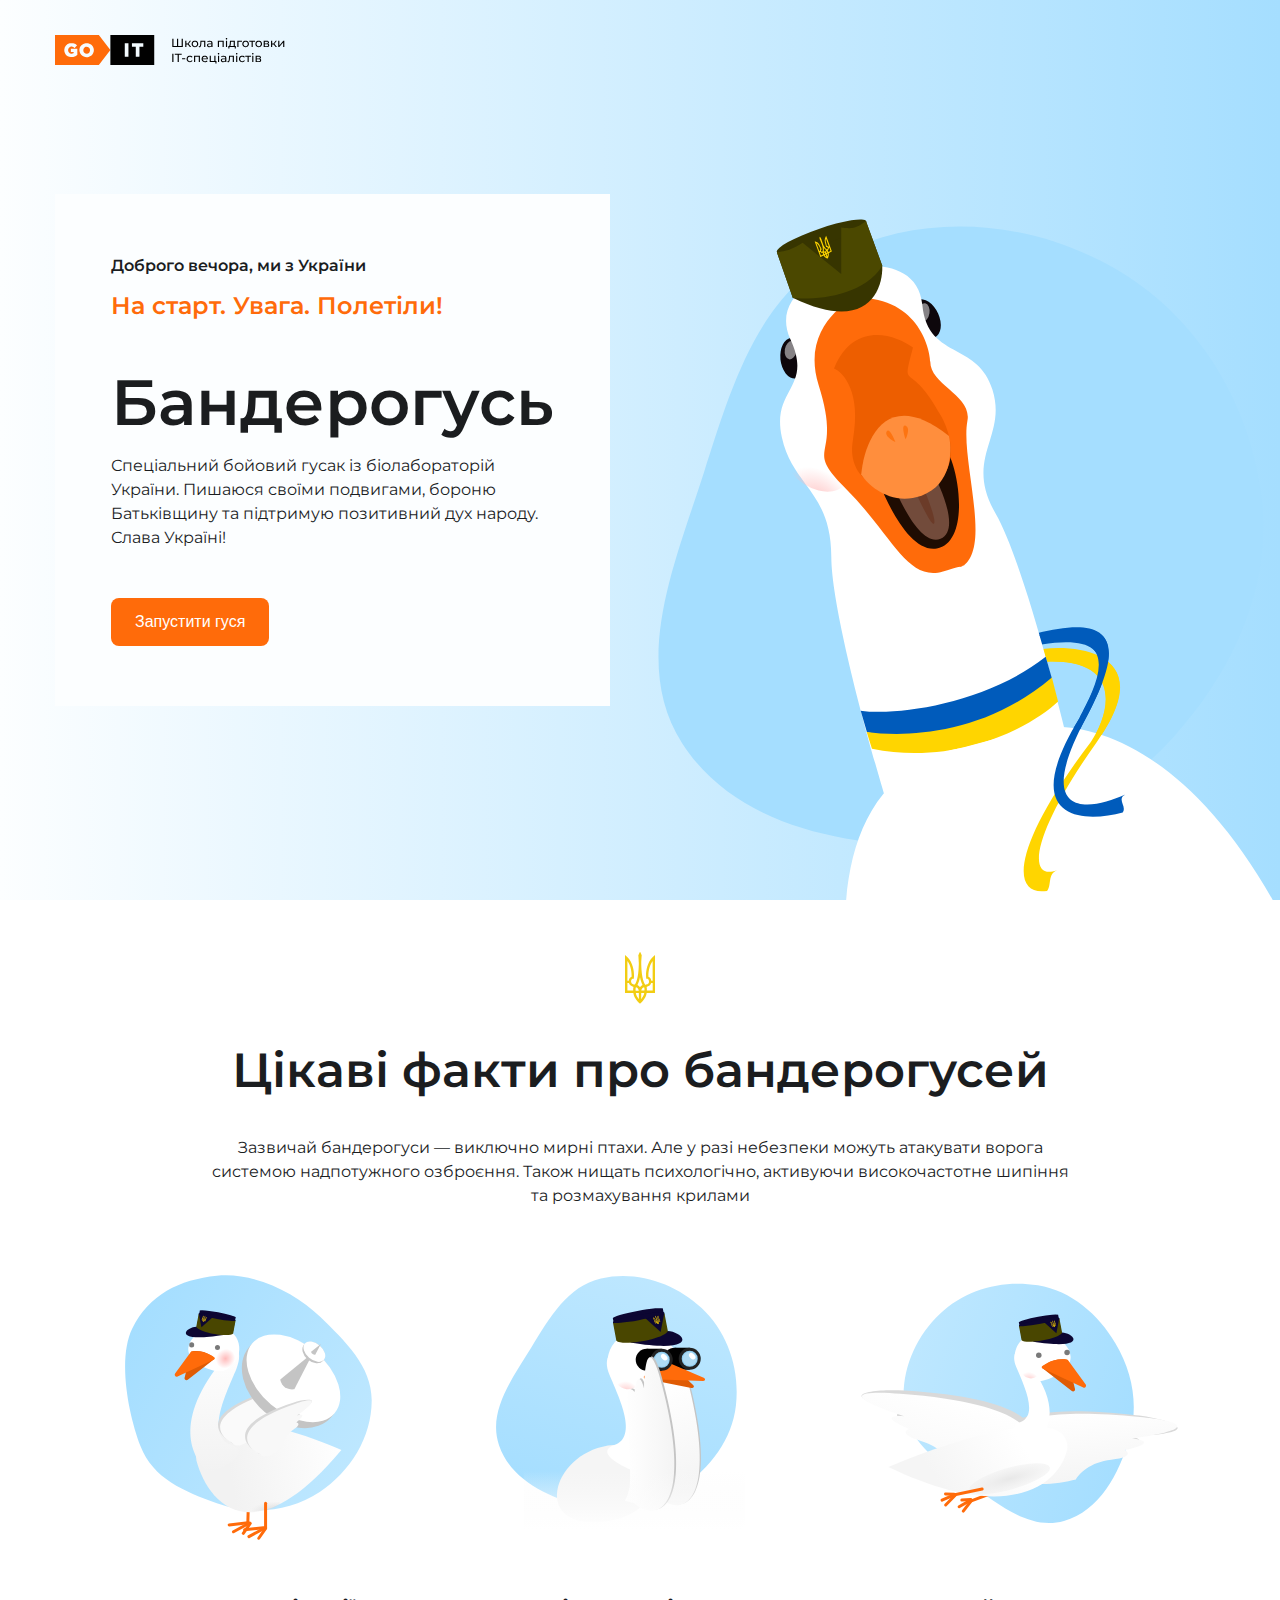
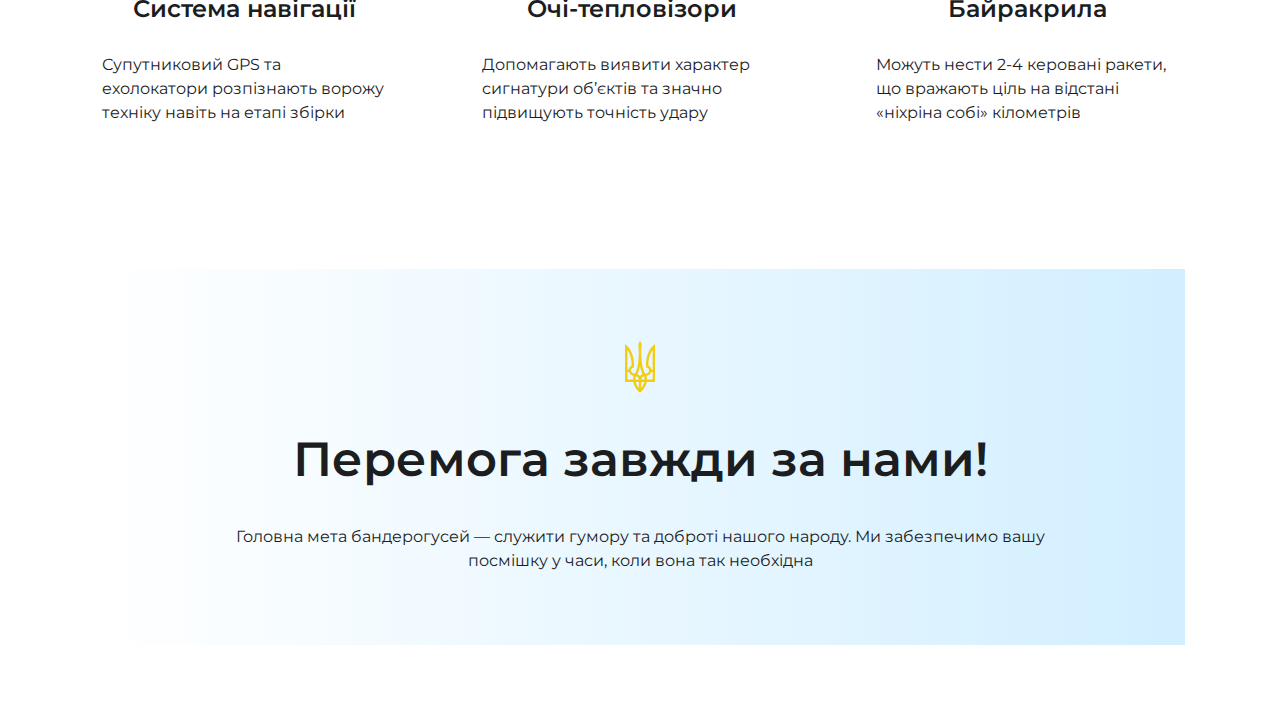
<file: index.html>
<!DOCTYPE html>
<html lang="X-UA-Compatible">
<head>
    <meta charset="UTF-8">
    <meta http-equiv="X-UA-Compatible" content="IE=edge">
    <meta name="viewport" content="width=device-width, initial-scale=1.0">
    <link rel="stylesheet" href="css/reset.css">
    <link rel="stylesheet" href="css/styles.css">
    <link rel="preconnect" href="https://fonts.googleapis.com">
    <link rel="preconnect" href="https://fonts.gstatic.com" crossorigin>
    <link href="https://fonts.googleapis.com/css2?family=DM+Sans:wght@400;700&family=Montserrat:wght@400;500;600&display=swap" rel="stylesheet">
    <title>Бандерогусь</title>
</head>
<body>
    <section class="main__page">
        <div class="wrapper">
            <header>
                <img src="img/logogoit.svg" alt="Logo-GoIT">
            </header>
            <div class="first__page">
                <div class="banderogus__container">
                    <h3 class="banderogus__greeting">Доброго вечора, ми з України</h3>
                    <h2 class="banderogus__start__text">На старт. Увага. Полетіли!</h2>
                    <h1 class="banderogus__title">Бандерогусь</h1>
                    <p class="text">Спеціальний бойовий гусак із біолабораторій України. Пишаюся своїми подвигами, бороню Батьківщину та підтримую позитивний дух народу. Слава Україні!</p>
                    <button class="button__start" id="open-form-modal-btn">Запустити гуся</button>
                </div>
                <img class="banderogus__image" src="img/gus.svg" alt="banderogus_image">
            </div>
        </div>
    </section>
    <section class="gus__facts">
        <img class="trezub" src="img/trezub.svg" alt="trezub">
        <h3 class="gus__title">Цікаві факти про бандерогусей</h3>
        <p class="gus__text">Зазвичай бандерогуси — виключно мирні птахи. Але у разі небезпеки можуть атакувати ворога системою надпотужного озброєння. Також нищать психологічно, активуючи високочастотне шипіння та розмахування крилами</p>
        <div class="gus__facts_container">
            <div class="gus__fact__item">
                <img class="gus" src="img/gus1.svg" alt="Система-навігації">
                <h4 class="gus__fact__title">Система навігації</h4>
                <p class="gus__fact__text">Супутниковий GPS та ехолокатори розпізнають ворожу техніку навіть на етапі збірки</p>
            </div>
            <div class="gus__fact__item">
                <img class="gus" src="img/gus2.svg" alt="Очі-тепловізори">
                <h4 class="gus__fact__title">Очі-тепловізори</h4>
                <p class="gus__fact__text">Допомагають виявити характер сигнатури об’єктів та значно підвищують точність удару</p>
            </div>
            <div class="gus__fact__item">
                <img class="gus" src="img/gus3.svg" alt="Байракрила">
                <h4 class="gus__fact__title">Байракрила</h4>
                <p class="gus__fact__text">Можуть нести 2-4 керовані ракети, що вражають ціль на відстані «ніхріна собі» кілометрів</p>
            </div>
        </div>
    </section>
    <footer>
        <div class="victory__bgd">
            <img class="trezub" src="img/trezub.svg" alt="trezub">
            <h4 class="footer__title">Перемога завжди за нами!</h4>
            <p class="footer__text">Головна мета бандерогусей — служити гумору та доброті нашого народу. Ми забезпечимо вашу посмішку у часи, коли вона так необхідна</p>
        </div>
    </footer>
    <div class="modal__bgd" id="form-modal">
        <div class="modal__form_container">
            <form action="#" class="modal__form" data-netlify="true">
                <button class="close-btn">x</button>
                <img src="img/trezub.svg" alt="trezub">
                <h4 class="modal__form__title">Поділися, будь ласка, поштою</h4>
                <p class="modal__form__text">та запиши гуся до бандерозагону</p>
                <div class="modal__form__field">
                    <label for="user__name" class="modal__field__name">Ім'я</label>
                    <input type="text" class="modal__field__input" id="user__name" name="Ім'я">
                </div>
                <div class="modal__form__field">
                    <label for="user__email" class="modal__field__name">Email</label>
                    <input type="email" class="modal__field__input" id="user__email" name="Email">
                </div>
                <button class="button__start modal__form__button" id="launch-btn">Запустити гуся</button>
            </form>
        </div>
    </div>
    <div class="modal__bgd" id="success-modal">
        <div class="modal modal__form_container">
            <button class="close-btn">x</button>
            <img src="img/trezub.svg" alt="trezub">
            <h4 class="modal__title">Дякуємо, гусь успішно запущений</h4>
            <p class="modal__text">Слава Україні! Героям Слава!</p>
        </div>
    </div>
    <script src="scripts/form.js"></script>
</body>
</html>
</file>
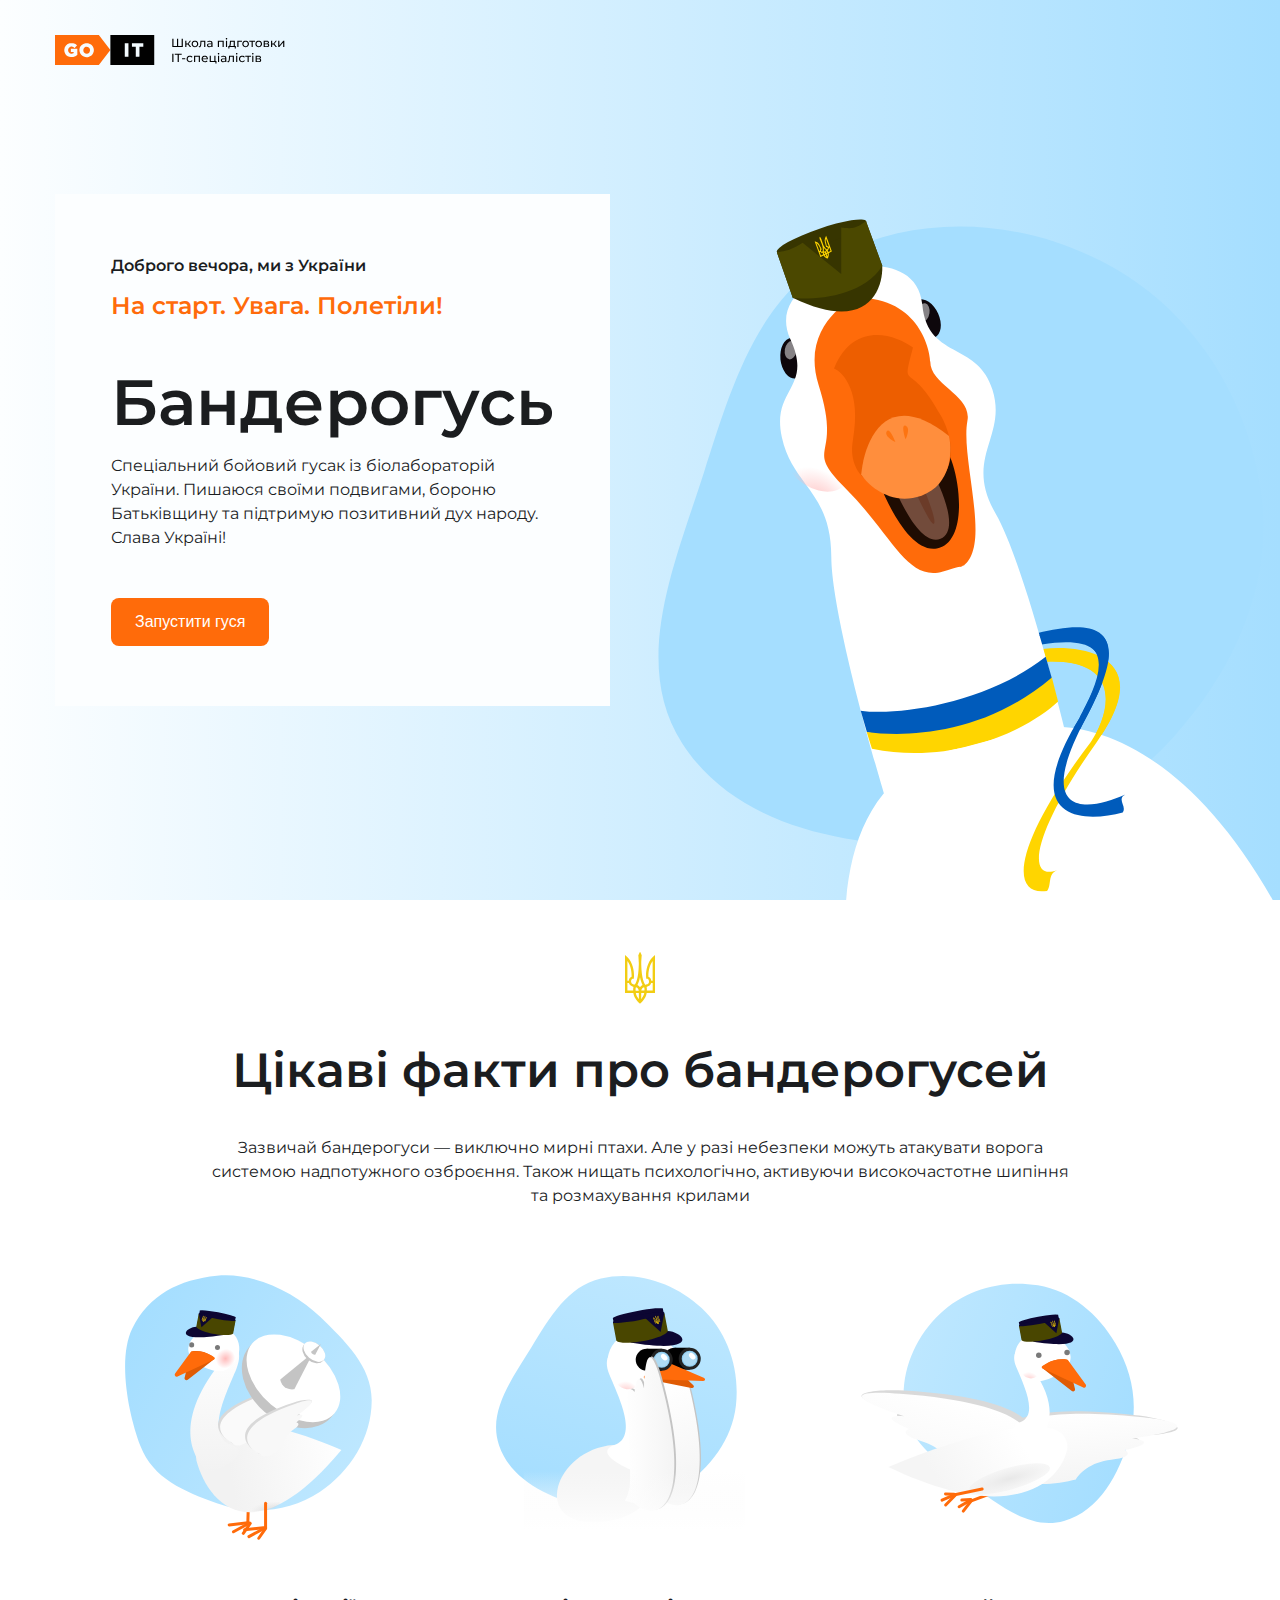
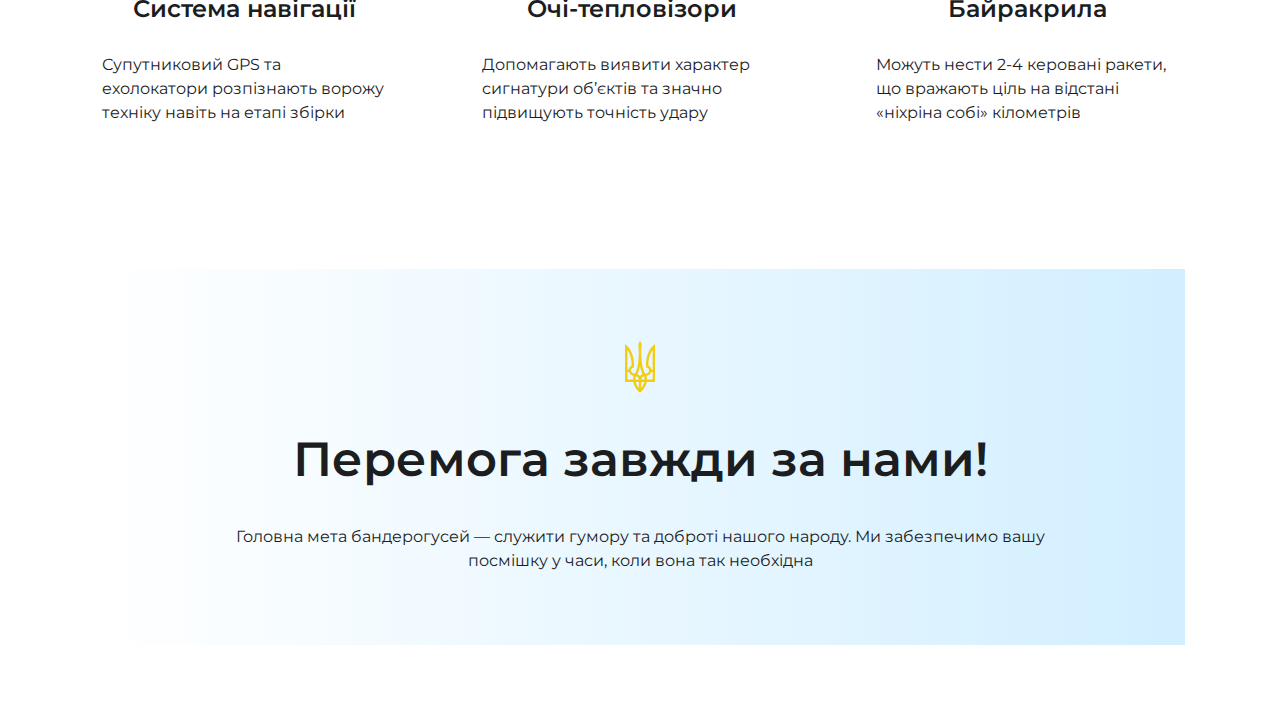
<file: benderogus/index.html>
<!DOCTYPE html>
<html lang="X-UA-Compatible">
<head>
    <meta charset="UTF-8">
    <meta http-equiv="X-UA-Compatible" content="IE=edge">
    <meta name="viewport" content="width=device-width, initial-scale=1.0">
    <link rel="stylesheet" href="css/reset.css">
    <link rel="stylesheet" href="css/styles.css">
    <link rel="preconnect" href="https://fonts.googleapis.com">
    <link rel="preconnect" href="https://fonts.gstatic.com" crossorigin>
    <link href="https://fonts.googleapis.com/css2?family=DM+Sans:wght@400;700&family=Montserrat:wght@400;500;600&display=swap" rel="stylesheet">
    <title>Бандерогусь</title>
</head>
<body>
    <section class="main__page">
        <div class="wrapper">
            <header>
                <img src="img/logogoit.svg" alt="Logo-GoIT">
            </header>
            <div class="first__page">
                <div class="banderogus__container">
                    <h3 class="banderogus__greeting">Доброго вечора, ми з України</h3>
                    <h2 class="banderogus__start__text">На старт. Увага. Полетіли!</h2>
                    <h1 class="banderogus__title">Бандерогусь</h1>
                    <p class="text">Спеціальний бойовий гусак із біолабораторій України. Пишаюся своїми подвигами, бороню Батьківщину та підтримую позитивний дух народу. Слава Україні!</p>
                    <button class="button__start" id="open-form-modal-btn">Запустити гуся</button>
                </div>
                <img class="banderogus__image" src="img/gus.svg" alt="banderogus_image">
            </div>
        </div>
    </section>
    <section class="gus__facts">
        <img class="trezub" src="img/trezub.svg" alt="trezub">
        <h3 class="gus__title">Цікаві факти про бандерогусей</h3>
        <p class="gus__text">Зазвичай бандерогуси — виключно мирні птахи. Але у разі небезпеки можуть атакувати ворога системою надпотужного озброєння. Також нищать психологічно, активуючи високочастотне шипіння та розмахування крилами</p>
        <div class="gus__facts_container">
            <div class="gus__fact__item">
                <img class="gus" src="img/gus1.svg" alt="Система-навігації">
                <h4 class="gus__fact__title">Система навігації</h4>
                <p class="gus__fact__text">Супутниковий GPS та ехолокатори розпізнають ворожу техніку навіть на етапі збірки</p>
            </div>
            <div class="gus__fact__item">
                <img class="gus" src="img/gus2.svg" alt="Очі-тепловізори">
                <h4 class="gus__fact__title">Очі-тепловізори</h4>
                <p class="gus__fact__text">Допомагають виявити характер сигнатури об’єктів та значно підвищують точність удару</p>
            </div>
            <div class="gus__fact__item">
                <img class="gus" src="img/gus3.svg" alt="Байракрила">
                <h4 class="gus__fact__title">Байракрила</h4>
                <p class="gus__fact__text">Можуть нести 2-4 керовані ракети, що вражають ціль на відстані «ніхріна собі» кілометрів</p>
            </div>
        </div>
    </section>
    <footer>
        <div class="victory__bgd">
            <img class="trezub" src="img/trezub.svg" alt="trezub">
            <h4 class="footer__title">Перемога завжди за нами!</h4>
            <p class="footer__text">Головна мета бандерогусей — служити гумору та доброті нашого народу. Ми забезпечимо вашу посмішку у часи, коли вона так необхідна</p>
        </div>
    </footer>
    <div class="modal__bgd" id="form-modal">
        <div class="modal__form__container">
            <button class="close-btn">x</button>
            <form action="#" class="modal__form" data-netlify="true" id="form">
                <img src="img/trezub.svg" alt="trezub">
                <h4 class="modal__form__title">Поділися, будь ласка, поштою</h4>
                <p class="modal__form__text">та запиши гуся до бандерозагону</p>
                <div class="modal__form__field">
                    <label for="user__name" class="modal__field__name">Ім'я</label>
                    <input type="text" class="modal__field__input" id="user__name" name="Ім'я">
                </div>
                <div class="modal__form__field">
                    <label for="user__email" class="modal__field__name">Email</label>
                    <input type="email" class="modal__field__input" id="user__email" name="Email">
                </div>
                <button class="button__start modal__form__button" id="launch-btn">Запустити гуся</button>
            </form>
        </div>
    </div>
    <div class="modal__bgd" id="success-modal">
        <div class="modal modal__form__container">
            <button class="close-btn">x</button>
            <img src="img/trezub.svg" alt="trezub">
            <h4 class="modal__title">Дякуємо, гусь успішно запущений</h4>
            <p class="modal__text">Слава Україні! Героям Слава!</p>
        </div>
    </div>
    <script src="scripts/form.js"></script>
</body>
</html>
</file>
<file: css/styles.css>
html, body{
    height: 100%;
    font-family: 'Montserrat', sans-serif;
    font-weight: 600;
    color: #1B1D1F;
}

*{
    box-sizing: border-box;
}

.wrapper{
    width: 1170px;
    margin: 0 auto;
    height: 100%;
    position: relative;
}

.main__page{
    height: 100%;
    background: linear-gradient(270deg, #A5DEFF 0%, #FCFEFF 100%);
    display: flex;
    flex-direction: column;
}

header{
    margin-top: 34px ;
    margin-bottom: 58px;
    position: absolute;
    top: 0;
    left: 0;
}

.banderogus__container{
    background: #FCFEFF;
    padding: 60px 56px;
    align-self: center;
}

.banderogus__greeting{
    font-size: 16px;
    line-height: 24px;
    margin-bottom: 16px;
}

.banderogus__start__text{
    font-size: 24px;
    line-height: 24px;
    color: #FF6B0A;
    margin-bottom: 48px;
}

.banderogus__title{
    font-size: 64px;
    line-height: 72px;
    margin-bottom: 16px;
}

.text{
    font-weight: 400;
    font-size: 16px;
    line-height: 24px;
    margin-bottom: 48px;
}

.button__start{
    background: #FF6B0A;
    border-radius: 8px;
    padding: 12px 24px;
    color: #FFFFFF;
    font-weight: 400;
    font-size: 16px;
    line-height: 24px;
    cursor: pointer;
}

.first__page{
    display: flex;
    justify-content: space-between;
    height: 100%;
}

.banderogus__image{
    align-self: flex-end;
}

.gus__facts{
    padding: 52px 0 72px 0;
    display: flex;
    flex-direction: column;
    align-items: center;
}

.gus__title{
    font-size: 48px;
    line-height: 100px;
    margin: 16px 0;
}

.gus__text{
    font-weight: 400;
    font-size: 16px;
    line-height: 24px;
    text-align: center;
    width: 875px;
}

.gus__facts_container{
    width: 1170px;
    display: flex;
    justify-content: space-between;
}

.gus__fact__title{
    font-size: 24px;
    line-height: 24px;
    text-align: center;
    margin: 12px 0 32px 0;
}

.gus__fact__text{
    font-weight: 400;
    font-size: 16px;
    line-height: 24px;
    padding: 0 47px 0 47px;
}

.victory__bgd{
    width: 1170px;
    background: linear-gradient(270deg, #D3EFFF 1.95%, #FFFFFF 100%);
    padding: 72px 0;
    margin: 72px 95px;
    display: flex;
    flex-direction: column;
    align-items: center;
}

footer{
    display: flex;
    justify-content: center;
}

.footer__title{
    font-size: 48px;
    line-height: 100px;
    margin: 16px 0 16px 0;
}

.footer__text{
    font-weight: 400;
    font-size: 16px;
    line-height: 24px;
    text-align: center;
    width: 875px;
}

.modal__bgd{
    width: 100%;
    height: 100%;
    position: fixed;
    top: 0;
    left: 0;
    background: rgba(27, 29, 31, 0.7);
    display: flex;
    align-items: center;
    justify-content: center;
    opacity: 0;
    pointer-events: none;
    transition: all 0.3s ease-in-out;
}

.modal__form_container{
    background: #FFFFFF;
    padding: 32px 92px 60px 92px;
    position: relative;
}

.modal__form, .modal{
    display: flex;
    flex-direction: column;
    align-items: center;
}

.modal__form__title, .modal__title{
    font-size: 24px;
    line-height: 24px;
    display: flex;
    align-items: center;
    margin: 32px 0 12px 0;
    color: #000000;
}

.modal__form__text, .modal__text{
    font-weight: 400;
    font-size: 16px;
    line-height: 24px;
    margin-bottom: 24px;
    color: #000000;
}

.modal__form__field{
    width: 100%;
    display: flex;
    flex-direction: column;
    margin-bottom: 16px;
    color: #000000;
}

.modal__field__name{
    font-weight: 400;
    font-size: 16px;
    line-height: 24px;
    margin-bottom: 8px;
    color: #000000;
}

.modal__field__input{
    border: 1px solid #005BBB;
    border-radius: 8px;
    width: 374px;
    height: 48px;
    font-size: 16px;
    line-height: 24px;
    padding: 4px 8px;
    color: #000000;
}

.modal__form__button{
    margin-top: 24px;
}

.close-btn{
    position: absolute;
    right: 24px;
    top: 24px;
    font-size: 24px;
    cursor: pointer;
    border: 0;
    background: none;
}

.modal{
    padding: 32px 64px 32px 64px;
}

.modal-active{
    opacity: 1;
    pointer-events: all;
}
</file>
<file: benderogus/css/styles.css>
html, body{
    height: 100%;
    font-family: 'Montserrat', sans-serif;
    font-weight: 600;
    color: #1B1D1F;
}

*{
    box-sizing: border-box;
}

.wrapper{
    width: 1170px;
    margin: 0 auto;
    height: 100%;
    position: relative;
}

.main__page{
    height: 100%;
    background: linear-gradient(270deg, #A5DEFF 0%, #FCFEFF 100%);
    display: flex;
    flex-direction: column;
}

header{
    margin-top: 34px ;
    margin-bottom: 58px;
    position: absolute;
    top: 0;
    left: 0;
}

.banderogus__container{
    background: #FCFEFF;
    padding: 60px 56px;
    align-self: center;
}

.banderogus__greeting{
    font-size: 16px;
    line-height: 24px;
    margin-bottom: 16px;
}

.banderogus__start__text{
    font-size: 24px;
    line-height: 24px;
    color: #FF6B0A;
    margin-bottom: 48px;
}

.banderogus__title{
    font-size: 64px;
    line-height: 72px;
    margin-bottom: 16px;
}

.text{
    font-weight: 400;
    font-size: 16px;
    line-height: 24px;
    margin-bottom: 48px;
}

.button__start{
    background: #FF6B0A;
    border-radius: 8px;
    padding: 12px 24px;
    color: #FFFFFF;
    font-weight: 400;
    font-size: 16px;
    line-height: 24px;
    cursor: pointer;
}

.first__page{
    display: flex;
    justify-content: space-between;
    height: 100%;
}

.banderogus__image{
    align-self: flex-end;
}

.gus__facts{
    padding: 52px 0 72px 0;
    display: flex;
    flex-direction: column;
    align-items: center;
}

.gus__title{
    font-size: 48px;
    line-height: 100px;
    margin: 16px 0;
}

.gus__text{
    font-weight: 400;
    font-size: 16px;
    line-height: 24px;
    text-align: center;
    width: 875px;
}

.gus__facts_container{
    width: 1170px;
    display: flex;
    justify-content: space-between;
}

.gus__fact__title{
    font-size: 24px;
    line-height: 24px;
    text-align: center;
    margin: 12px 0 32px 0;
}

.gus__fact__text{
    font-weight: 400;
    font-size: 16px;
    line-height: 24px;
    padding: 0 47px 0 47px;
}

.victory__bgd{
    width: 1170px;
    background: linear-gradient(270deg, #D3EFFF 1.95%, #FFFFFF 100%);
    padding: 72px 0;
    margin: 72px 95px;
    display: flex;
    flex-direction: column;
    align-items: center;
}

footer{
    display: flex;
    justify-content: center;
}

.footer__title{
    font-size: 48px;
    line-height: 100px;
    margin: 16px 0 16px 0;
}

.footer__text{
    font-weight: 400;
    font-size: 16px;
    line-height: 24px;
    text-align: center;
    width: 875px;
}

.modal__bgd{
    width: 100%;
    height: 100%;
    position: fixed;
    top: 0;
    left: 0;
    background: rgba(27, 29, 31, 0.7);
    display: flex;
    align-items: center;
    justify-content: center;
    opacity: 0;
    pointer-events: none;
    transition: all 0.3s ease-in-out;
}

.modal__form__container{
    background: #FFFFFF;
    padding: 32px 92px 60px 92px;
    position: relative;
}

.modal__form, .modal{
    display: flex;
    flex-direction: column;
    align-items: center;
}

.modal__form__title, .modal__title{
    font-size: 24px;
    line-height: 24px;
    display: flex;
    align-items: center;
    margin: 32px 0 12px 0;
    color: #000000;
}

.modal__form__text, .modal__text{
    font-weight: 400;
    font-size: 16px;
    line-height: 24px;
    margin-bottom: 24px;
    color: #000000;
}

.modal__form__field{
    width: 100%;
    display: flex;
    flex-direction: column;
    margin-bottom: 16px;
    color: #000000;
}

.modal__field__name{
    font-weight: 400;
    font-size: 16px;
    line-height: 24px;
    margin-bottom: 8px;
    color: #000000;
}

.modal__field__input{
    border: 1px solid #005BBB;
    border-radius: 8px;
    width: 374px;
    height: 48px;
    font-size: 16px;
    line-height: 24px;
    padding: 4px 8px;
    color: #000000;
}

.modal__form__button{
    margin-top: 24px;
}

.close-btn{
    position: absolute;
    right: 24px;
    top: 24px;
    font-size: 24px;
    cursor: pointer;
    border: 0;
    background: none;
}

.modal{
    padding: 32px 64px 32px 64px;
}

.modal-active{
    opacity: 1;
    pointer-events: all;
}
</file>
